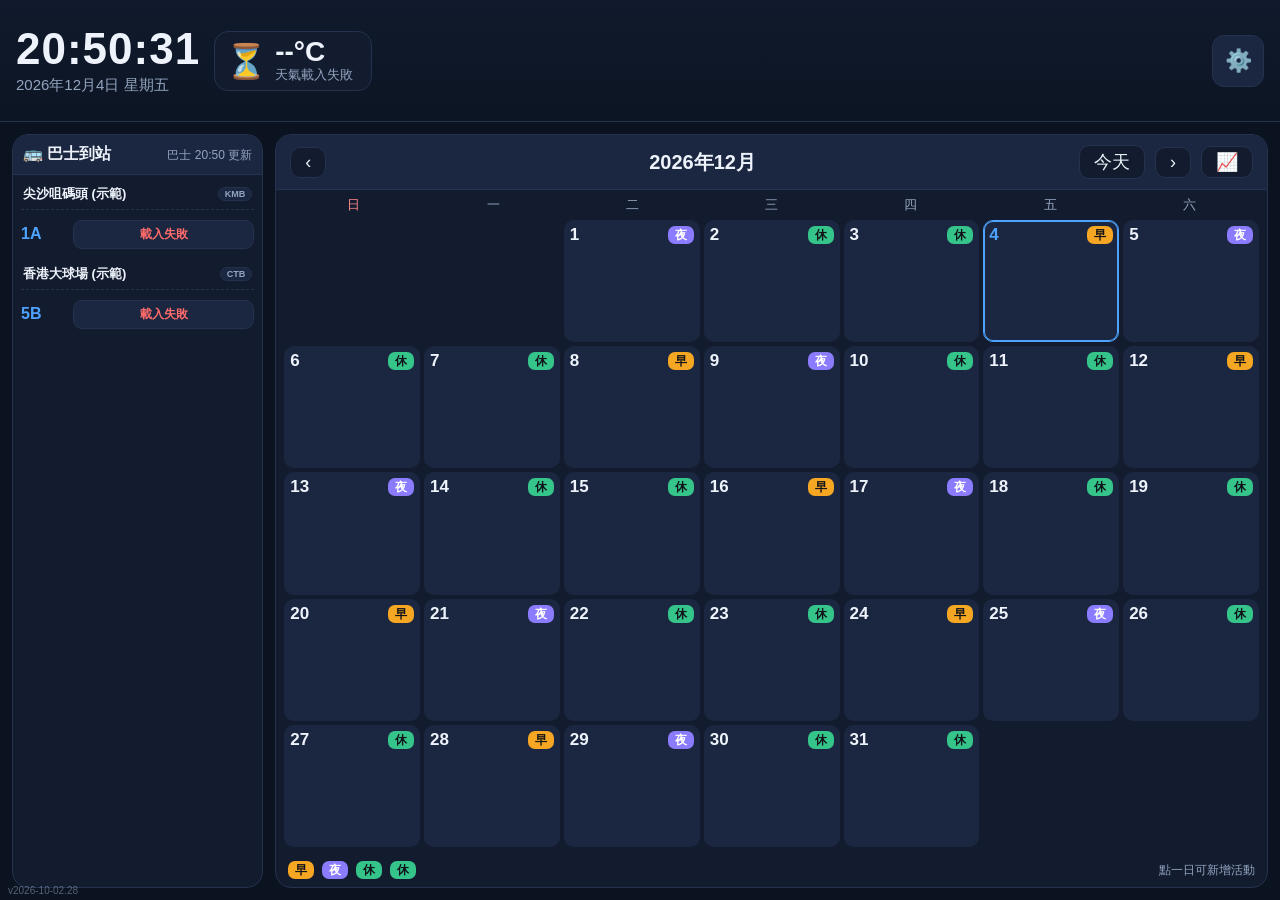
<file: index.html>
<!DOCTYPE html>
<html lang="zh-HK">
<head>
  <meta charset="utf-8">
  <meta name="viewport" content="width=device-width, initial-scale=1, viewport-fit=cover">
  <meta name="apple-mobile-web-app-capable" content="yes">
  <meta name="apple-mobile-web-app-status-bar-style" content="black-translucent">
  <meta name="apple-mobile-web-app-title" content="家庭看板">
  <meta name="theme-color" content="#0b1220">
  <link rel="manifest" href="manifest.json">
  <title>家庭看板 · Home Dashboard</title>
  <link rel="stylesheet" href="style.css?v=32">
</head>
<body>

  <!-- ======================= HEADER ======================= -->
  <header id="topbar">
    <div id="clock">
      <div id="time">--:--</div>
      <div id="date">載入中…</div>
    </div>

    <div id="weather">
      <span id="weather-icon">⏳</span>
      <div id="weather-main">
        <div id="weather-temp">--°C</div>
        <div id="weather-desc">載入天氣…</div>
      </div>
      <div id="weather-extra"></div>
    </div>

    <div id="forecast"></div>

    <button id="settings-btn" title="設定 Settings" aria-label="設定">⚙️</button>
  </header>

  <!-- ======================= MAIN ======================= -->
  <main>
    <!-- BUS PANEL -->
    <section id="bus-panel">
      <h2 class="panel-title">🚌 巴士到站 <span class="en">Bus Arrivals</span><span id="bus-status"></span></h2>
      <div id="bus-list"></div>
    </section>

    <!-- CALENDAR PANEL -->
    <section id="cal-panel">
      <div id="cal-header">
        <button id="prev-month" aria-label="上個月">‹</button>
        <h2 id="cal-title">----</h2>
        <button id="today-btn">今天</button>
        <button id="next-month" aria-label="下個月">›</button>
        <button id="weight-chart-btn" title="鸚鵡體重圖表" aria-label="鸚鵡體重圖表">📈</button>
      </div>
      <div id="cal-weekdays"></div>
      <div id="cal-grid"></div>
      <div id="roster-legend"></div>
    </section>
  </main>

  <!-- version marker (bottom-left of the main page) -->
  <div id="app-version"></div>

  <!-- on-device tap diagnostics (only shown with ?debug=1) -->
  <div id="tap-debug" class="hidden">
    <div id="tap-debug-head">TAP DEBUG <span id="tap-debug-count">0</span>
      <button id="tap-debug-toggle">縮小 Collapse</button>
      <button id="tap-debug-copy">複製 Copy</button>
      <button id="tap-debug-close">✕</button>
    </div>
    <div id="tap-debug-log"></div>
  </div>

  <!-- ======================= WEATHER DETAIL ======================= -->
  <div id="weather-modal" class="hidden">
    <div class="modal-card">
      <button id="wm-close" class="modal-close" title="關閉" aria-label="關閉">✕</button>
      <h3 id="wm-title">今日天氣</h3>
      <div id="wm-body"></div>
    </div>
  </div>

  <!-- ======================= SETTINGS ======================= -->
  <div id="settings" class="hidden"></div>

  <!-- ======================= EVENT MODAL ======================= -->
  <div id="modal" class="hidden">
    <div class="modal-card">
      <button id="modal-close" class="modal-close" title="關閉" aria-label="關閉">✕</button>
      <h3 id="modal-date">----</h3>
      <div id="modal-events"></div>
      <div class="modal-add">
        <input id="modal-input" type="text" placeholder="輸入活動，例如：覆診 3:00pm" autocomplete="off">
        <button id="modal-add-btn">新增</button>
      </div>

      <div class="modal-weight">
        <div class="mw-head">🦜 鸚鵡體重 <span class="en">Parrot weight</span></div>
        <div class="mw-row">
          <input id="weight-input" type="number" inputmode="decimal" step="1" min="0"
                 placeholder="例如 425" autocomplete="off">
          <span class="mw-unit">g</span>
          <button id="weight-save-btn">記錄</button>
        </div>
        <div id="weight-status" class="mw-status"></div>
      </div>
    </div>
  </div>

  <!-- ======================= WEIGHT CHART ======================= -->
  <div id="weight-chart-modal" class="hidden">
    <div class="modal-card chart-card">
      <button id="wc-close" class="modal-close" title="關閉" aria-label="關閉">✕</button>
      <h3 id="wc-title">🦜 鸚鵡體重紀錄</h3>
      <div id="wc-range" class="wc-range"></div>
      <div id="weight-chart"></div>
      <div id="wc-meta" class="wc-meta"></div>
    </div>
  </div>

  <script src="config.js?v=32"></script>
  <script src="settings.js?v=32"></script>
  <script src="app.js?v=32"></script>
</body>
</html>
</file>
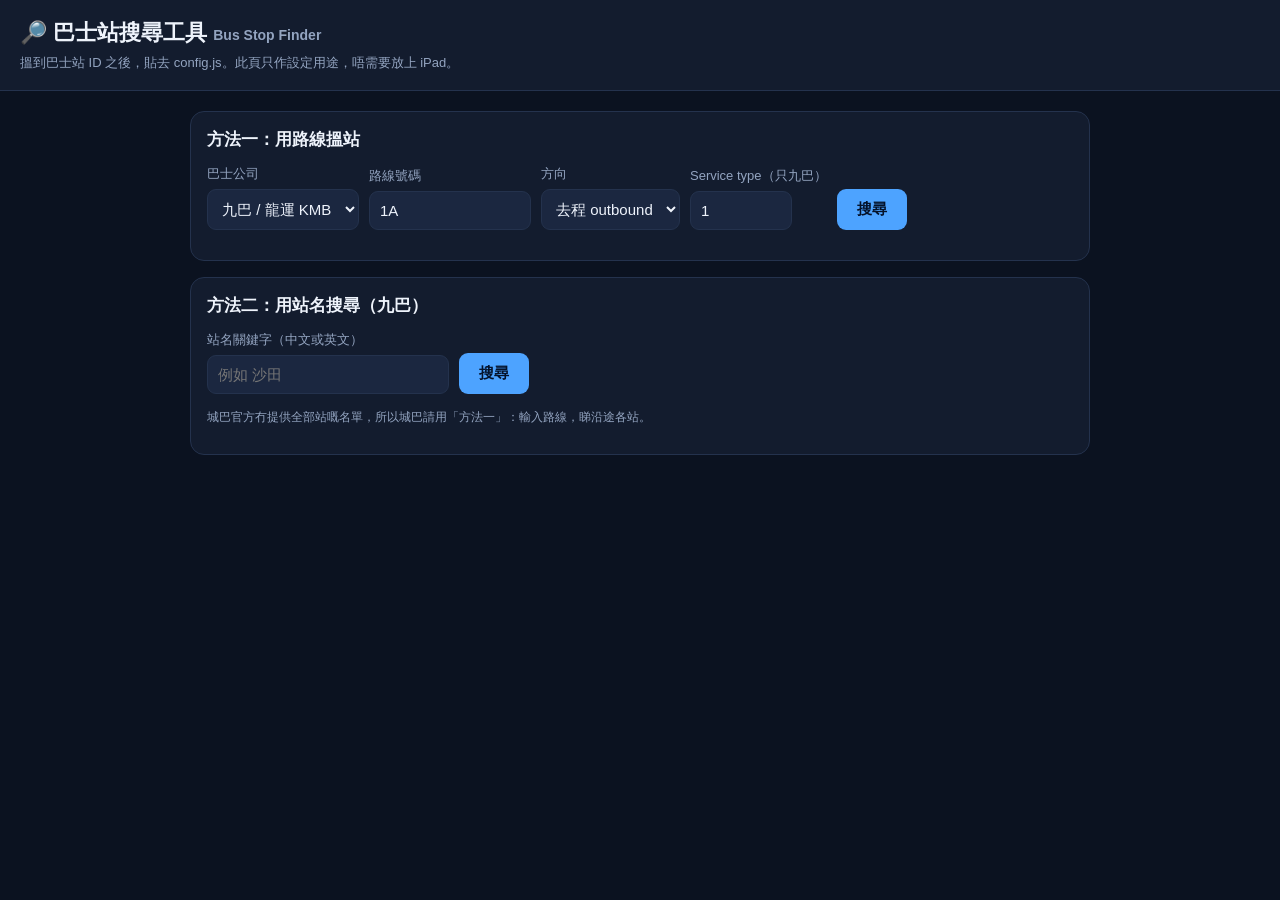
<file: tools.html>
<!DOCTYPE html>
<html lang="zh-HK">
<head>
  <meta charset="utf-8">
  <meta name="viewport" content="width=device-width, initial-scale=1">
  <title>巴士站搜尋工具 · Bus Stop Finder</title>
  <style>
    body { font-family: -apple-system, "PingFang HK", sans-serif; margin: 0; background: #0b1220; color: #eef3fb; }
    header { padding: 18px 20px; background: #131c2e; border-bottom: 1px solid #24324d; }
    h1 { margin: 0; font-size: 22px; }
    p.sub { margin: 6px 0 0; color: #93a4c0; font-size: 13px; }
    main { max-width: 900px; margin: 0 auto; padding: 20px; }
    .card { background: #131c2e; border: 1px solid #24324d; border-radius: 14px; padding: 16px; margin-bottom: 16px; }
    label { display: block; font-size: 13px; color: #93a4c0; margin-bottom: 6px; }
    .row { display: flex; gap: 10px; flex-wrap: wrap; align-items: flex-end; }
    .field { display: flex; flex-direction: column; }
    input, select { background: #1b2740; color: #eef3fb; border: 1px solid #24324d; border-radius: 9px; padding: 10px; font-size: 15px; }
    input { width: 140px; }
    button { background: #4da3ff; color: #04122a; border: none; border-radius: 9px; padding: 11px 20px; font-size: 15px; font-weight: 700; cursor: pointer; }
    button.ghost { background: #1b2740; color: #eef3fb; border: 1px solid #24324d; }
    .msg { color: #93a4c0; font-size: 14px; }
    .route-info { font-size: 14px; color: #cdd9ee; margin-bottom: 10px; }
    table { width: 100%; border-collapse: collapse; font-size: 14px; }
    th, td { text-align: left; padding: 8px 6px; border-bottom: 1px solid #1b2740; }
    th { color: #93a4c0; font-weight: 500; font-size: 12px; }
    .sid { font-family: ui-monospace, Menlo, monospace; color: #4da3ff; }
    .copy { background: #1b2740; color: #eef3fb; border: 1px solid #24324d; border-radius: 7px; padding: 5px 10px; font-size: 12px; cursor: pointer; }
    .note { font-size: 12px; color: #93a4c0; margin-top: 8px; line-height: 1.5; }
    code { background: #1b2740; padding: 2px 6px; border-radius: 5px; color: #9fd0ff; }
  </style>
</head>
<body>
  <header>
    <h1>🔎 巴士站搜尋工具 <span style="font-size:14px;color:#93a4c0">Bus Stop Finder</span></h1>
    <p class="sub">搵到巴士站 ID 之後，貼去 config.js。此頁只作設定用途，唔需要放上 iPad。</p>
  </header>

  <main>
    <!-- ============ 方法一：用路線搵站 ============ -->
    <div class="card">
      <h2 style="margin-top:0;font-size:17px">方法一：用路線搵站</h2>
      <div class="row">
        <div class="field">
          <label>巴士公司</label>
          <select id="op">
            <option value="kmb">九巴 / 龍運 KMB</option>
            <option value="ctb">城巴 Citybus</option>
          </select>
        </div>
        <div class="field">
          <label>路線號碼</label>
          <input id="route" placeholder="例如 1A" value="1A">
        </div>
        <div class="field">
          <label>方向</label>
          <select id="dir">
            <option value="outbound">去程 outbound</option>
            <option value="inbound">回程 inbound</option>
          </select>
        </div>
        <div class="field">
          <label>Service type（只九巴）</label>
          <input id="svc" value="1" style="width:80px">
        </div>
        <button id="go">搜尋</button>
      </div>
      <div id="out1" style="margin-top:14px"></div>
    </div>

    <!-- ============ 方法二：用站名搵站（九巴） ============ -->
    <div class="card">
      <h2 style="margin-top:0;font-size:17px">方法二：用站名搜尋（九巴）</h2>
      <div class="row">
        <div class="field">
          <label>站名關鍵字（中文或英文）</label>
          <input id="kw" placeholder="例如 沙田" style="width:220px">
        </div>
        <button id="go2">搜尋</button>
      </div>
      <div id="out2" style="margin-top:14px"></div>
      <p class="note">城巴官方冇提供全部站嘅名單，所以城巴請用「方法一」：輸入路線，睇沿途各站。</p>
    </div>
  </main>

  <script>
    function $(id) { return document.getElementById(id); }
    function esc(s) { return String(s == null ? '' : s).replace(/[&<>"]/g, function (c) { return ({'&':'&amp;','<':'&lt;','>':'&gt;','"':'&quot;'})[c]; }); }
    function getJson(url) { return fetch(url, { cache: 'no-store' }).then(function (r) { return r.json(); }); }

    /* ---------- 方法一：路線 -> 站 ---------- */
    function searchByRoute() {
      var op = $('op').value, route = $('route').value.trim(), dir = $('dir').value, svc = $('svc').value.trim() || '1';
      var out = $('out1');
      if (!route) { out.innerHTML = '<p class="msg">請輸入路線號碼。</p>'; return; }
      out.innerHTML = '<p class="msg">搜尋中…</p>';

      var base, infoUrl;
      if (op === 'ctb') {
        base = 'https://rt.data.gov.hk/v2/transport/citybus/';
        infoUrl = base + 'route/CTB/' + encodeURIComponent(route);
      } else {
        base = 'https://data.etabus.gov.hk/v1/transport/kmb/';
        infoUrl = base + 'route/' + encodeURIComponent(route) + '/' + dir + '/' + encodeURIComponent(svc);
      }
      var rsUrl = (op === 'ctb')
        ? base + 'route-stop/CTB/' + encodeURIComponent(route) + '/' + dir
        : base + 'route-stop/' + encodeURIComponent(route) + '/' + dir + '/' + encodeURIComponent(svc);

      Promise.all([getJson(infoUrl).catch(function () { return null; }), getJson(rsUrl)])
        .then(function (res) {
          var info = res[0], rs = res[1];
          var stops = (rs && rs.data) ? rs.data : [];
          if (!stops.length) { out.innerHTML = '<p class="msg">搵唔到路線／方向，請檢查路線號碼。</p>'; return; }

          var head = '';
          if (info && info.data) {
            var d = info.data;
            head = '<div class="route-info"><b>' + esc(route) + '</b> ' +
              esc(d.orig_tc || d.orig_en || '') + ' → ' + esc(d.dest_tc || d.dest_en || '') + '</div>';
          }

          // 取得每站名稱
          var reqs = stops.map(function (s) {
            var u = (op === 'ctb')
              ? base + 'stop/' + s.stop
              : base + 'stop/' + s.stop;
            return getJson(u).catch(function () { return null; });
          });

          return Promise.all(reqs).then(function (details) {
            var rows = stops.map(function (s, i) {
              var dd = details[i] && details[i].data;
              var name = dd ? (dd.name_tc || dd.name_en) : '(未知)';
              return '<tr><td>' + esc(s.seq) + '</td><td class="sid">' + esc(s.stop) + '</td><td>' + esc(name) + '</td>' +
                '<td><button class="copy" data-copy="' + esc(s.stop) + '">複製 ID</button></td></tr>';
            }).join('');
            out.innerHTML = head +
              '<table><thead><tr><th>#</th><th>Stop ID</th><th>站名</th><th></th></tr></thead><tbody>' + rows + '</tbody></table>' +
              '<p class="note">複製 Stop ID，貼入 config.js 的 <code>stopId</code>。' +
              (op === 'kmb' ? '九巴 service type 通常係 <code>1</code>。' : '') + '</p>';
            bindCopy(out);
          });
        })
        .catch(function (e) { out.innerHTML = '<p class="msg">出錯：' + esc(e.message) + '</p>'; });
    }

    /* ---------- 方法二：九巴站名搜尋 ---------- */
    function searchByName() {
      var kw = $('kw').value.trim();
      var out = $('out2');
      if (!kw) { out.innerHTML = '<p class="msg">請輸入關鍵字。</p>'; return; }
      out.innerHTML = '<p class="msg">下載全部九巴站資料中…（第一次會慢少少）</p>';

      getJson('https://data.etabus.gov.hk/v1/transport/kmb/stop/').then(function (j) {
        var all = (j && j.data) ? j.data : [];
        var k = kw.toLowerCase();
        var hits = all.filter(function (s) {
          return (s.name_tc && s.name_tc.indexOf(kw) >= 0) ||
                 (s.name_en && s.name_en.toLowerCase().indexOf(k) >= 0);
        }).slice(0, 60);
        if (!hits.length) { out.innerHTML = '<p class="msg">搵唔到相關站名。</p>'; return; }
        var rows = hits.map(function (s) {
          return '<tr><td class="sid">' + esc(s.stop) + '</td><td>' + esc(s.name_tc) + '<br><span style="color:#93a4c0;font-size:12px">' + esc(s.name_en) + '</span></td>' +
            '<td><button class="copy" data-copy="' + esc(s.stop) + '">複製 ID</button></td></tr>';
        }).join('');
        out.innerHTML = '<table><thead><tr><th>Stop ID</th><th>站名</th><th></th></tr></thead><tbody>' + rows + '</tbody></table>';
        bindCopy(out);
      }).catch(function (e) { out.innerHTML = '<p class="msg">出錯：' + esc(e.message) + '</p>'; });
    }

    function bindCopy(scope) {
      scope.querySelectorAll('.copy').forEach(function (b) {
        b.addEventListener('click', function () {
          var t = b.getAttribute('data-copy');
          if (navigator.clipboard) navigator.clipboard.writeText(t);
          b.textContent = '已複製 ✓';
          setTimeout(function () { b.textContent = '複製 ID'; }, 1200);
        });
      });
    }

    $('go').addEventListener('click', searchByRoute);
    $('go2').addEventListener('click', searchByName);
  </script>
</body>
</html>
</file>
<file: style.css>
/* ============================================================
   家庭看板 Home Dashboard — styles
   Designed for a wall-mounted tablet in landscape.
   Target: Samsung Galaxy Tab A9 — 1340 x 800 (5:3), Chrome/Android.
   The layout is relative (%, vh) so it also fits iPad mini 4 (1024x768).
   ============================================================ */

:root {
  /* Height of the header bar. `main` is sized from this, so change both
     together if you resize the header. Overridden on wide screens below. */
  --topbar-h: 104px;

  /* Panel split. app.js sets these from the saved `layout.busWidth` setting:
     --bus-w is the landscape width, --bus-h the portrait height. */
  --bus-w: 20%;
  --bus-h: 34%;

  /* Font scales (1 = default). app.js sets these from `layout.fonts.*`.
     Each group's text is multiplied by its scale via calc() below. */
  --fs-clock: 1;
  --fs-bus: 1;
  --fs-cal: 1;
  --fs-titles: 1;

  /* Current-weather box max width. app.js sets this from `layout.weatherWidth`
     (a percentage of the header); used in both orientations. */
  --weather-w: 30%;

  --bg: #0b1220;
  --panel: #131c2e;
  --panel-2: #1b2740;
  --line: #24324d;
  --text: #eef3fb;
  --muted: #93a4c0;
  --accent: #4da3ff;
  --m: #f5a623;   /* Morning 早 */
  --n: #8b7cff;   /* Overnight 夜 */
  --l: #35c48a;   /* Leave 休 */
  --danger: #ff6b6b;
}

* { box-sizing: border-box; -webkit-tap-highlight-color: transparent; }

html, body {
  margin: 0;
  height: 100%;
  background: var(--bg);
  color: var(--text);
  font-family: -apple-system, "PingFang HK", "Helvetica Neue", "Noto Sans TC", sans-serif;
  overflow: hidden;
  user-select: none;
  -webkit-user-select: none;
}

/* ---------------- HEADER ---------------- */
#topbar {
  height: var(--topbar-h);
  display: flex;
  align-items: center;
  gap: 14px;
  padding: 0 16px;
  background: linear-gradient(180deg, #101a2c, #0d1524);
  border-bottom: 1px solid var(--line);
}

#clock { display: flex; flex-direction: column; min-width: 160px; }
#time { font-size: 36px; font-weight: 700; line-height: 1; letter-spacing: 1px; font-variant-numeric: tabular-nums; }
#date { font-size: 13px; color: var(--muted); margin-top: 5px; }

#weather {
  display: flex; align-items: center; gap: 8px;
  padding: 6px 10px; border-radius: 14px;
  background: var(--panel); border: 1px solid var(--line);
  cursor: pointer;
  /* Width is user-adjustable in portrait (and as a cap in landscape). */
  flex: 0 1 auto; max-width: var(--weather-w); min-width: 0;
}
#weather:active { border-color: var(--accent); }
#weather-icon { font-size: 26px; flex: 0 0 auto; }
#weather-temp { font-size: 20px; font-weight: 700; line-height: 1; }
#weather-desc { font-size: 12px; color: var(--muted); white-space: nowrap; overflow: hidden; text-overflow: ellipsis; }
#weather-extra { font-size: 12px; color: var(--muted); white-space: nowrap; overflow: hidden; text-overflow: ellipsis; }
/* the temp/desc/extra stack only makes the box wider, so let it shrink */
#weather-main { min-width: 0; }

/* 7-day forecast strip */
#forecast { display: flex; gap: 4px; flex: 1 1 auto; min-width: 0; justify-content: flex-end; overflow: hidden; }
.fc-day {
  display: flex; flex-direction: column; align-items: center;
  flex: 1 1 0; min-width: 0; padding: 4px 3px; border-radius: 10px;
  background: var(--panel); border: 1px solid var(--line);
}
.fc-dow { font-size: 11px; color: var(--muted); }
.fc-icon { font-size: 18px; line-height: 1.2; }
.fc-temp { font-size: 11px; font-variant-numeric: tabular-nums; }
.fc-hi { color: #ffd27a; }
.fc-lo { color: #9fd0ff; }

/* ---------------- MAIN LAYOUT ---------------- */
main {
  height: calc(100% - var(--topbar-h));
  display: grid;
  grid-template-columns: 42% 58%;
  gap: 14px;
  padding: 14px;
}

section { background: var(--panel); border: 1px solid var(--line); border-radius: 16px; overflow: hidden; }

.panel-title {
  margin: 0; padding: 12px 16px; font-size: 20px;
  border-bottom: 1px solid var(--line);
  background: var(--panel-2);
  display: flex; align-items: baseline; gap: 6px;
}
.panel-title .en { font-size: 13px; color: var(--muted); font-weight: 400; margin-left: 0; }
/* Bus last-refresh time: pushed to the far right of the panel title row. */
#bus-status {
  margin-left: auto; min-width: 0;
  font-size: 12px; font-weight: 400; color: var(--muted);
  white-space: nowrap; overflow: hidden; text-overflow: ellipsis; text-align: right;
}

/* ---------------- BUS ---------------- */
#bus-panel { display: flex; flex-direction: column; }
#bus-list { flex: 1; overflow-y: auto; padding: 8px 12px 14px; }

.stop-card { margin-bottom: 12px; }
.stop-head {
  display: flex; align-items: center; gap: 8px;
  padding: 6px 2px 8px; font-size: 16px; font-weight: 600;
  border-bottom: 1px dashed var(--line); margin-bottom: 8px;
}
.stop-name { flex: 1; }
.op-tag {
  font-size: 11px; padding: 2px 8px; border-radius: 999px;
  background: var(--panel-2); color: var(--muted); border: 1px solid var(--line);
}

.route-row {
  display: grid;
  grid-template-columns: 96px 1fr;
  align-items: center;
  gap: 8px;
  padding: 6px 0;
}
.route-label { display: flex; flex-direction: column; }
.route-no { font-size: 22px; font-weight: 800; color: var(--accent); line-height: 1.05; }
.route-dest { font-size: 11px; color: var(--muted); white-space: nowrap; overflow: hidden; text-overflow: ellipsis; max-width: 92px; }

.chips { display: flex; gap: 8px; }
.chip {
  flex: 1;
  min-width: 0;
  background: var(--panel-2);
  border: 1px solid var(--line);
  border-radius: 12px;
  padding: 6px 4px;
  text-align: center;
}
.chip-min { font-size: 20px; font-weight: 700; color: #fff; font-variant-numeric: tabular-nums; }
.chip-time { font-size: 11px; color: var(--muted); margin-top: 2px; font-variant-numeric: tabular-nums; }
.chip-note { font-size: 10px; color: var(--m); margin-top: 1px; }
.chip.none .chip-min { font-size: 13px; color: var(--muted); font-weight: 500; }
.chip.loading .chip-min { font-size: 16px; color: var(--muted); }
.chip.err .chip-min { font-size: 12px; color: var(--danger); }

/* ---------------- CALENDAR ---------------- */
#cal-panel { display: flex; flex-direction: column; padding-bottom: 8px; }

#cal-header {
  display: flex; align-items: center; gap: 10px;
  padding: 10px 14px; border-bottom: 1px solid var(--line);
  background: var(--panel-2);
}
#cal-title { margin: 0; font-size: 20px; flex: 1; text-align: center; }
#cal-header button {
  background: var(--panel); color: var(--text); border: 1px solid var(--line);
  border-radius: 10px; font-size: 18px; padding: 4px 14px; cursor: pointer;
}
#cal-header button:active { background: var(--accent); }

#cal-weekdays {
  display: grid; grid-template-columns: repeat(7, 1fr);
  padding: 6px 8px 0; font-size: 13px; color: var(--muted); text-align: center;
}
#cal-weekdays .sun { color: #ff8a8a; }

#cal-grid {
  flex: 1;
  display: grid;
  grid-template-columns: repeat(7, 1fr);
  grid-auto-rows: 1fr;
  gap: 4px;
  padding: 6px 8px 8px;
  overflow: hidden;
}
.cal-cell {
  background: var(--panel-2);
  border: 1px solid transparent;
  border-radius: 10px;
  padding: 4px 5px;
  overflow: hidden;
  display: flex; flex-direction: column;
  cursor: pointer;
  min-height: 0;
}
.cal-cell.empty { background: transparent; cursor: default; }
.cal-cell.today { border-color: var(--accent); box-shadow: 0 0 0 1px var(--accent) inset; }
.cal-cell:active:not(.empty) { background: #26365a; }

.cal-top { display: flex; align-items: center; justify-content: space-between; }
.cal-top-right { display: flex; align-items: center; gap: 4px; }
.cal-wx { font-size: 13px; line-height: 1; }
.cal-day { font-size: 15px; font-weight: 700; }
.cal-cell.today .cal-day { color: var(--accent); }

.badge {
  font-size: 11px; font-weight: 700; line-height: 1;
  padding: 3px 6px; border-radius: 7px; color: #10131a;
}
.badge.M { background: var(--m); }
.badge.N { background: var(--n); color: #fff; }
.badge.L { background: var(--l); }

.cal-events { margin-top: 3px; overflow: hidden; }
.cal-event {
  font-size: 11px; line-height: 1.25; color: #d7e2f5;
  white-space: nowrap; overflow: hidden; text-overflow: ellipsis;
}
.cal-more { font-size: 10px; color: var(--muted); }

#roster-legend {
  display: flex; align-items: center; gap: 8px;
  padding: 6px 12px 0; font-size: 12px;
}
#roster-legend .hint { margin-left: auto; color: var(--muted); }

/* ---------------- MODAL ---------------- */
#modal, #weather-modal, #weight-chart-modal {
  position: fixed; inset: 0; background: rgba(3, 8, 18, 0.72);
  display: flex; align-items: center; justify-content: center;
  z-index: 300;   /* above the debug panel (200) so it is never hidden */
}
#modal.hidden, #weather-modal.hidden, #weight-chart-modal.hidden, #settings.hidden { display: none; }

/* weather detail */
#wm-body { max-height: 52vh; overflow-y: auto; }
.wm-desc { margin: 0 0 6px; font-size: 15px; line-height: 1.5; color: var(--text); }
.wm-meta { font-size: 12px; color: var(--muted); margin-bottom: 12px; }
.wm-warn { font-size: 14px; color: var(--danger); margin-bottom: 12px; }
.wm-h { margin: 16px 0 8px; font-size: 14px; color: var(--accent); }
.wm-row { display: flex; gap: 10px; align-items: flex-start; padding: 6px 0; border-top: 1px solid var(--line); }
.wm-ic { font-size: 20px; }
.wm-mid { flex: 1; }
.wm-day { font-size: 14px; font-weight: 600; }
.wm-txt { font-size: 13px; color: var(--muted); }
.modal-card {
  position: relative;   /* anchor for the top-right close button */
  width: min(520px, 92vw);
  background: var(--panel);
  border: 1px solid var(--line);
  border-radius: 18px;
  padding: 20px;
  box-shadow: 0 24px 60px rgba(0,0,0,0.5);
}
.modal-card h3 { margin: 0 0 14px; font-size: 20px; padding-right: 40px; }
#modal-events { max-height: 40vh; overflow-y: auto; margin-bottom: 12px; }
.modal-event {
  display: flex; align-items: center; gap: 10px;
  background: var(--panel-2); border: 1px solid var(--line);
  border-radius: 10px; padding: 8px 10px; margin-bottom: 6px; font-size: 15px;
}
.modal-event span { flex: 1; }
.modal-event button {
  background: transparent; border: none; color: var(--danger);
  font-size: 18px; cursor: pointer; padding: 0 4px;
}
.modal-add { display: flex; gap: 8px; }
.modal-add input {
  flex: 1; background: var(--panel-2); border: 1px solid var(--line);
  color: var(--text); border-radius: 10px; padding: 12px; font-size: 16px;
}
#modal-add-btn {
  background: var(--accent); color: #04122a; border: none; border-radius: 10px;
  padding: 0 18px; font-size: 16px; font-weight: 700; cursor: pointer;
}

/* ---- parrot weight (inside the event modal) ---- */
.modal-weight {
  margin-top: 14px; padding-top: 12px; border-top: 1px solid var(--line);
}
.mw-head { font-size: 15px; font-weight: 600; margin-bottom: 8px; }
.mw-head .en { font-size: 12px; color: var(--muted); font-weight: 400; margin-left: 4px; }
.mw-row { display: flex; align-items: center; gap: 8px; }
#weight-input {
  flex: 1; min-width: 0; background: var(--panel-2); border: 1px solid var(--line);
  color: var(--text); border-radius: 10px; padding: 12px; font-size: 16px;
  -webkit-appearance: none; appearance: none;
}
.mw-unit { color: var(--muted); font-size: 15px; }
#weight-save-btn {
  background: var(--accent); color: #04122a; border: none; border-radius: 10px;
  padding: 0 18px; height: 44px; font-size: 16px; font-weight: 700; cursor: pointer;
}
.mw-status { margin-top: 8px; font-size: 13px; color: var(--muted); display: flex; align-items: center; gap: 10px; min-height: 18px; }
.mw-status .mw-cur { color: var(--text); }
.mw-status .mw-cur.muted { color: var(--muted); }
.mw-status .mw-del {
  background: transparent; border: 1px solid var(--line); color: var(--danger);
  border-radius: 8px; padding: 3px 10px; font-size: 12px; cursor: pointer;
}

/* ---- calendar cell weight ---- */
.cal-weight { font-size: 11px; font-weight: 700; color: var(--accent); margin-top: 2px; font-variant-numeric: tabular-nums; }

/* ---- weight chart modal ---- */
.chart-card { width: min(620px, 94vw); }
#wc-range { display: flex; flex-wrap: wrap; align-items: center; gap: 6px; margin-bottom: 10px; }
.wc-btn {
  background: var(--panel-2); color: var(--text); border: 1px solid var(--line);
  border-radius: 999px; padding: 5px 12px; font-size: 13px; cursor: pointer;
}
.wc-btn.active { background: var(--accent); color: #04122a; border-color: var(--accent); font-weight: 700; }
.wc-date {
  background: var(--panel-2); color: var(--text); border: 1px solid var(--line);
  border-radius: 8px; padding: 5px 8px; font-size: 13px; width: auto;
  -webkit-appearance: none; appearance: none;
}
#weight-chart { min-height: 180px; }
#weight-chart svg { width: 100%; height: auto; display: block; }
#weight-chart .wc-empty { padding: 40px 0; text-align: center; color: var(--muted); }
.wc-grid { stroke: var(--line); stroke-width: 1; }
.wc-axis { fill: var(--muted); font-size: 11px; }
.wc-line { fill: none; stroke: var(--accent); stroke-width: 2.5; stroke-linejoin: round; stroke-linecap: round; }
.wc-dot { fill: var(--accent); stroke: #04122a; stroke-width: 1.5; }
.wc-val { fill: var(--text); font-size: 11px; }
.wc-meta { margin-top: 10px; font-size: 13px; color: var(--muted); }
/* Top-right ✕ close button, shared by the event and weather modals. */
.modal-close {
  position: absolute; top: 10px; right: 10px;
  width: 40px; height: 40px; padding: 0;
  background: var(--panel-2); color: var(--muted);
  border: 1px solid var(--line); border-radius: 10px;
  font-size: 20px; line-height: 1; cursor: pointer;
}
.modal-close:active { background: var(--danger); color: #fff; border-color: var(--danger); }

/* ---------------- VERSION MARKER ---------------- */
#app-version {
  position: fixed;
  left: 8px;
  bottom: 4px;
  z-index: 40;
  font-size: 10px;
  line-height: 1;
  color: var(--muted);
  opacity: 0.55;
  pointer-events: none;
  user-select: none;
  -webkit-user-select: none;
}

/* ---------------- TAP DEBUG ----------------
   Only displayed when the page is opened with ?debug=1 */
#tap-debug {
  position: fixed; left: 0; right: 0; bottom: 0;
  height: 34%; z-index: 200;
  background: rgba(8, 12, 22, 0.96);
  border-top: 2px solid var(--accent);
  display: flex; flex-direction: column;
  font-family: ui-monospace, Menlo, monospace;
}
#tap-debug.hidden { display: none; }
#tap-debug.min { height: auto; }
#tap-debug.min #tap-debug-log { display: none; }
#tap-debug-head {
  padding: 6px 10px; font-size: 13px; font-weight: 700; color: var(--accent);
  border-bottom: 1px solid var(--line); display: flex; align-items: center; gap: 10px;
}
#tap-debug-head button {
  background: var(--panel-2); color: var(--text);
  border: 1px solid var(--line); border-radius: 8px; padding: 2px 10px; font-size: 14px;
}
#tap-debug-toggle { margin-left: auto; }
#tap-debug-log { flex: 1; overflow-y: auto; padding: 6px 10px; font-size: 11px; line-height: 1.5; color: #cfe0f7; }
#tap-debug-log div { white-space: nowrap; overflow: hidden; text-overflow: ellipsis; }

/* ---------------- SETTINGS ---------------- */
#settings-btn {
  margin-left: 14px;
  background: var(--panel-2); color: var(--text);
  border: 1px solid var(--line); border-radius: 12px;
  font-size: 22px; width: 52px; height: 52px; cursor: pointer;
}
#settings-btn:active { background: var(--accent); }

#settings {
  position: fixed; inset: 0; z-index: 320;   /* above modals and debug panel */
  background: rgba(3, 8, 18, 0.82);
  display: flex; align-items: center; justify-content: center;
}
#settings.hidden { display: none; }

.settings-panel {
  width: min(900px, 96vw); height: min(94vh, 900px);
  background: var(--panel); border: 1px solid var(--line); border-radius: 18px;
  display: flex; flex-direction: column; overflow: hidden;
  box-shadow: 0 30px 80px rgba(0,0,0,0.6);
}
.settings-head {
  display: flex; align-items: center; justify-content: space-between;
  padding: 14px 18px; border-bottom: 1px solid var(--line); background: var(--panel-2);
}
.settings-head h2 { margin: 0; font-size: 20px; }
.settings-body { flex: 1; overflow-y: auto; padding: 16px 18px; -webkit-overflow-scrolling: touch; }
.settings-foot { padding: 12px 18px; border-top: 1px solid var(--line); background: var(--panel-2); }
.settings-foot button { width: 100%; }

.settings-section { margin-bottom: 22px; }
.settings-section h3 { margin: 0 0 10px; font-size: 16px; color: var(--accent); }
.sf { display: flex; flex-direction: column; gap: 5px; margin-bottom: 10px; }
.sf-label { font-size: 12px; color: var(--muted); }
.sf-hint { font-size: 11px; color: var(--muted); }
.sf-row { display: flex; gap: 12px; flex-wrap: wrap; align-items: flex-end; }
.sf-row .sf { flex: 1; min-width: 130px; margin-bottom: 0; }

.inp {
  background: var(--panel-2); color: var(--text); border: 1px solid var(--line);
  border-radius: 10px; padding: 10px 12px; font-size: 15px; width: 100%;
  -webkit-appearance: none; appearance: none;
}
.inp.mono { font-family: ui-monospace, Menlo, monospace; }
select.inp { background-image: none; }

/* slider (bus panel width) */
.range-wrap { display: flex; align-items: center; gap: 12px; }
.inp.range { padding: 0; height: 8px; border: none; background: var(--line); border-radius: 999px; flex: 1; }
.inp.range::-webkit-slider-thumb {
  -webkit-appearance: none; appearance: none; width: 26px; height: 26px; border-radius: 50%;
  background: var(--accent); border: 2px solid #04122a; cursor: pointer;
}
.inp.range::-moz-range-thumb {
  width: 24px; height: 24px; border-radius: 50%; background: var(--accent);
  border: 2px solid #04122a; cursor: pointer;
}
.range-val { min-width: 46px; text-align: right; font-variant-numeric: tabular-nums; font-weight: 700; }

button.primary {
  background: var(--accent); color: #04122a; border: none; border-radius: 10px;
  padding: 11px 18px; font-size: 15px; font-weight: 700; cursor: pointer;
}
button.ghost {
  background: var(--panel-2); color: var(--text); border: 1px solid var(--line);
  border-radius: 10px; padding: 10px 16px; font-size: 14px; cursor: pointer;
}
button.small { padding: 7px 12px; font-size: 13px; }
button.danger { color: var(--danger); }
button.icon-btn {
  background: var(--panel-2); color: var(--danger); border: 1px solid var(--line);
  border-radius: 9px; padding: 9px 12px; font-size: 15px; cursor: pointer;
}

.stop-edit {
  border: 1px solid var(--line); border-radius: 12px; padding: 12px;
  margin-bottom: 12px; background: #101a2c;
}
.stop-edit-head { display: flex; gap: 10px; margin-bottom: 10px; }
.stop-edit-head .inp { flex: 1; }
.route-edit { display: flex; gap: 8px; margin-bottom: 6px; }
.route-edit .inp:first-child { flex: 2; }
.route-edit .inp:nth-child(2) { flex: 1; }
.route-edit-list { margin-top: 6px; }

.search-helper {
  margin-top: 16px; border: 1px dashed var(--line); border-radius: 12px; padding: 12px;
}
.search-helper h4 { margin: 0 0 10px; font-size: 14px; color: var(--accent); }
.search-results { margin-top: 12px; max-height: 300px; overflow-y: auto; }
.search-row {
  display: flex; align-items: center; gap: 10px;
  padding: 8px 6px; border-bottom: 1px solid var(--line);
}
.search-info { flex: 1; display: flex; flex-direction: column; gap: 2px; }
.search-info .mono { font-family: ui-monospace, Menlo, monospace; color: var(--accent); font-size: 12px; }

/* ---------------- WIDE LANDSCAPE (Galaxy Tab A9, 5:3) ----------------
   At 1340x800 there is much more width than the old 4:3 iPad, so give the
   header more room and let the calendar take a bigger share. */
@media (orientation: landscape) and (min-width: 1100px) {
  :root { --topbar-h: 122px; }

  /* Bus panel width is user-adjustable (--bus-w); the calendar takes the rest. */
  main { grid-template-columns: var(--bus-w) minmax(0, 1fr); gap: 12px; padding: 12px; }

  #time { font-size: 44px; }
  #date { font-size: 15px; }
  #weather-icon { font-size: 34px; }
  #weather-temp { font-size: 28px; }
  #weather-desc { font-size: 13px; }
  #weather-extra { font-size: 13px; }

  .fc-day { min-width: 52px; padding: 5px 4px; }
  .fc-dow { font-size: 12px; }
  .fc-icon { font-size: 22px; }
  .fc-temp { font-size: 12px; }

  /* --- Bus panel scaled for the narrower column --- */
  .panel-title { font-size: 16px; padding: 9px 10px; }
  .panel-title .en { display: none; }      /* no room for the English subtitle */
  #bus-list { padding: 6px 8px 10px; }
  .stop-card { margin-bottom: 8px; }
  .stop-head { font-size: 13px; padding: 4px 2px 6px; margin-bottom: 6px; gap: 6px; }
  .op-tag { font-size: 9px; padding: 1px 6px; }
  .route-row { grid-template-columns: 46px 1fr; gap: 6px; padding: 4px 0; }
  .route-no { font-size: 16px; }
  .route-dest { font-size: 9px; max-width: 44px; }
  .chips { gap: 4px; }
  .chip { padding: 5px 2px; border-radius: 9px; }
  .chip-min { font-size: 14px; }
  .chip-time { font-size: 9px; }
  .chip-note { font-size: 8px; }

  .cal-day { font-size: 17px; }
  .cal-event { font-size: 12px; }
  .cal-wx { font-size: 15px; }
  .badge { font-size: 12px; padding: 3px 7px; }
}

/* ---------------- PORTRAIT FALLBACK ----------------
   The dashboard is built for landscape; in portrait the panels stack. Keep
   everything inside the viewport: cap the bus panel, let it scroll, and give
   the calendar a fixed share so no row or the legend is pushed off-screen. */
@media (orientation: portrait) {
  html, body { overflow: hidden; }

  /* Header: a 2-row grid — clock + weather + gear, then the forecast strip.
     A grid is far more predictable than flex-wrap here. */
  :root { --topbar-h: 172px; }
  #topbar {
    height: var(--topbar-h);
    display: grid;
    grid-template-columns: minmax(0, auto) minmax(0, 1fr) auto;
    grid-template-rows: auto auto;
    align-items: center;
    gap: 4px 10px;
    padding: 8px 12px 6px;
  }
  #clock { grid-column: 1; grid-row: 1; min-width: 0; }
  #time { font-size: 30px; }
  #date { font-size: 12px; margin-top: 2px; }
  #weather { grid-column: 2; grid-row: 1; min-width: 0; }
  #settings-btn { grid-column: 3; grid-row: 1; }
  #forecast {
    grid-column: 1 / -1; grid-row: 2;
    display: flex; justify-content: space-between; gap: 3px;
  }
  .fc-day { min-width: 0; flex: 1 1 0; padding: 3px 2px; }

  /* Stacked panels: give the bus panel a fixed share and let it scroll,
     so the calendar always has room for all six week-rows and the legend. */
  main {
    height: calc(100% - var(--topbar-h));
    grid-template-columns: 1fr;
    /* Same setting, but as a HEIGHT in portrait: bus panel on top, calendar below. */
    grid-template-rows: minmax(0, var(--bus-h)) minmax(0, 1fr);
    gap: 10px;
    padding: 10px;
  }
  #bus-list { max-height: none; }

  #cal-grid { min-height: 0; }
  .cal-cell { padding: 3px 4px; }
  .cal-day { font-size: 15px; }
  .badge { font-size: 10px; padding: 2px 5px; }
  #roster-legend { padding: 4px 10px 0; font-size: 11px; }
}

/* ---------------- USER FONT SCALES ----------------
   app.js sets --fs-clock / --fs-bus / --fs-cal / --fs-titles from the saved
   `layout.fonts.*` settings. This block comes last so it multiplies whatever
   base size the layout (including the media queries above) already chose,
   in both orientations. 1 = unchanged. */
#time            { font-size: calc(36px * var(--fs-clock)); }
#date            { font-size: calc(13px * var(--fs-clock)); }
#weather-icon    { font-size: calc(26px * var(--fs-clock)); }
#weather-temp    { font-size: calc(20px * var(--fs-clock)); }
#weather-desc    { font-size: calc(12px * var(--fs-clock)); }
#weather-extra   { font-size: calc(12px * var(--fs-clock)); }
.fc-dow          { font-size: calc(11px * var(--fs-clock)); }
.fc-icon         { font-size: calc(18px * var(--fs-clock)); }
.fc-temp         { font-size: calc(11px * var(--fs-clock)); }

.stop-head       { font-size: calc(16px * var(--fs-bus)); }
.op-tag          { font-size: calc(11px * var(--fs-bus)); }
.route-no        { font-size: calc(22px * var(--fs-bus)); }
.route-dest      { font-size: calc(11px * var(--fs-bus)); }
.chip-min        { font-size: calc(20px * var(--fs-bus)); }
.chip-time       { font-size: calc(11px * var(--fs-bus)); }
.chip-note       { font-size: calc(10px * var(--fs-bus)); }
.chip.none .chip-min  { font-size: calc(13px * var(--fs-bus)); }
.chip.loading .chip-min { font-size: calc(16px * var(--fs-bus)); }
.chip.err .chip-min   { font-size: calc(12px * var(--fs-bus)); }

.cal-day         { font-size: calc(15px * var(--fs-cal)); }
.cal-event       { font-size: calc(11px * var(--fs-cal)); }
.cal-more        { font-size: calc(10px * var(--fs-cal)); }
.cal-wx          { font-size: calc(13px * var(--fs-cal)); }
.badge           { font-size: calc(11px * var(--fs-cal)); }

.panel-title     { font-size: calc(20px * var(--fs-titles)); }
.panel-title .en { font-size: calc(13px * var(--fs-titles)); }
#cal-title       { font-size: calc(20px * var(--fs-titles)); }
#roster-legend   { font-size: calc(12px * var(--fs-titles)); }
.cal-weekdays    { font-size: calc(13px * var(--fs-titles)); }

/* Landscape bases differ, so restate them here (still multiplied). */
@media (orientation: landscape) and (min-width: 1100px) {
  #time          { font-size: calc(44px * var(--fs-clock)); }
  #date          { font-size: calc(15px * var(--fs-clock)); }
  #weather-icon  { font-size: calc(34px * var(--fs-clock)); }
  #weather-temp  { font-size: calc(28px * var(--fs-clock)); }
  #weather-desc  { font-size: calc(13px * var(--fs-clock)); }
  #weather-extra { font-size: calc(13px * var(--fs-clock)); }
  .fc-dow        { font-size: calc(12px * var(--fs-clock)); }
  .fc-icon       { font-size: calc(22px * var(--fs-clock)); }
  .fc-temp       { font-size: calc(12px * var(--fs-clock)); }

  .panel-title   { font-size: calc(16px * var(--fs-titles)); }
  .stop-head     { font-size: calc(13px * var(--fs-bus)); }
  .op-tag        { font-size: calc(9px * var(--fs-bus)); }
  .route-no      { font-size: calc(16px * var(--fs-bus)); }
  .route-dest    { font-size: calc(9px * var(--fs-bus)); }
  .chip-min      { font-size: calc(14px * var(--fs-bus)); }
  .chip-time     { font-size: calc(9px * var(--fs-bus)); }
  .chip-note     { font-size: calc(8px * var(--fs-bus)); }

  .cal-day       { font-size: calc(17px * var(--fs-cal)); }
  .cal-event     { font-size: calc(12px * var(--fs-cal)); }
  .cal-wx        { font-size: calc(15px * var(--fs-cal)); }
  .badge         { font-size: calc(12px * var(--fs-cal)); }
}

/* Portrait bases differ too. */
@media (orientation: portrait) {
  #time          { font-size: calc(30px * var(--fs-clock)); }
  #date          { font-size: calc(12px * var(--fs-clock)); }
  .cal-day       { font-size: calc(15px * var(--fs-cal)); }
  .badge         { font-size: calc(10px * var(--fs-cal)); }
  #roster-legend { font-size: calc(11px * var(--fs-titles)); }
}
</file>
